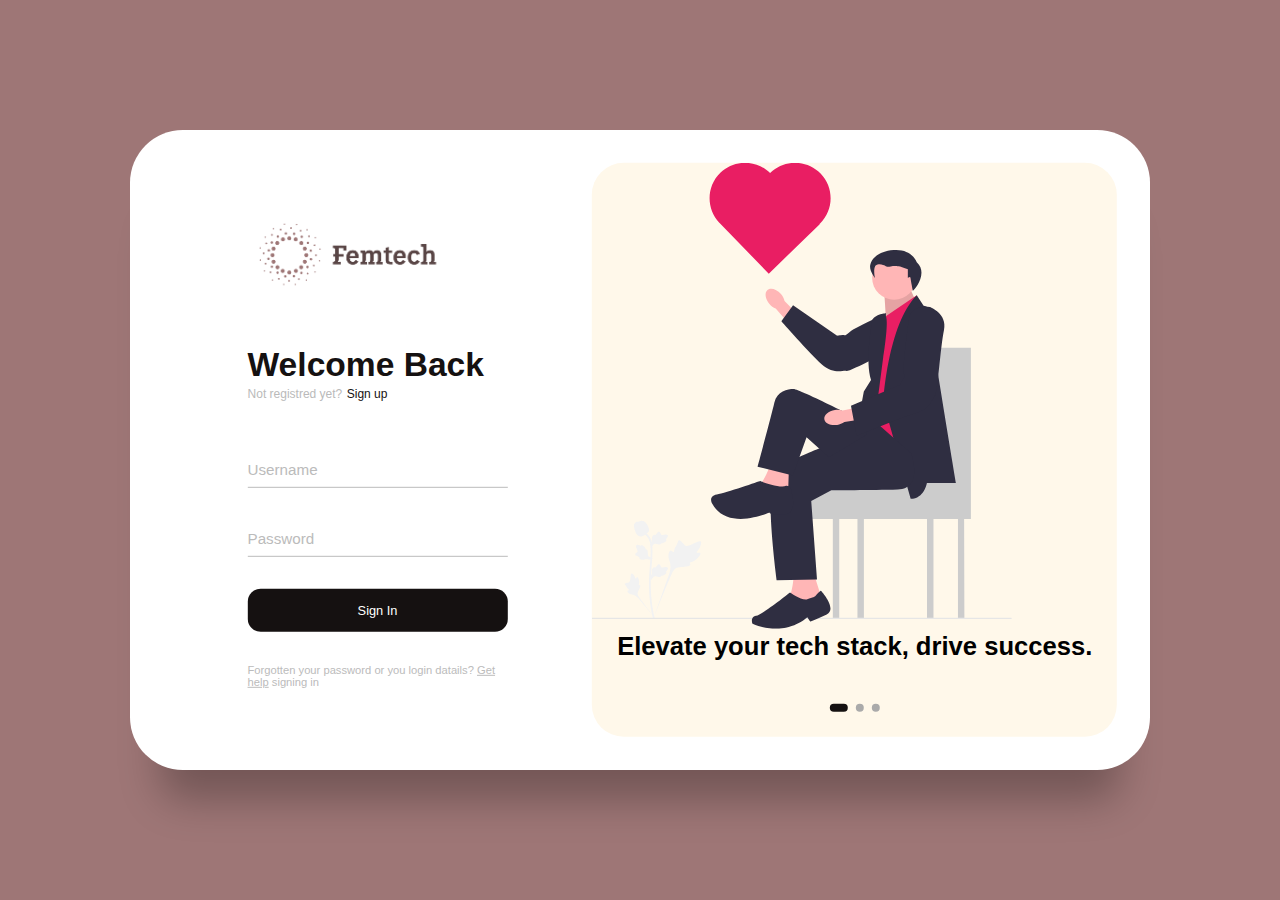
<file: login.html>
<!DOCTYPE html>
<html lang="en">
  <head>
    <meta charset="UTF-8" />
    <meta http-equiv="X-UA-Compatible" content="IE=edge" />
    <meta name="viewport" content="width=device-width, initial-scale=1.0" />
    <title>Sign in</title>
    <link rel="stylesheet" href="style-login.css" />
  </head>
  <body>
    <main>
      <div class="box">
        <div class="inner-box">
          <div class="forms-wrap">
            <form action="index.html" autocomplete="off" class="sign-in-form">
              <div class="logo">
                <img src="./assets/logo_transparent_background.png" alt="easyclass" />
              </div>

              <div class="heading">
                <h2>Welcome Back</h2>
                <h6>Not registred yet?</h6>
                <a href="#" class="toggle">Sign up</a>
              </div>

              <div class="actual-form">
                <div class="input-wrap">
                  <input
                    type="text"
                    minlength="4"
                    class="input-field"
                    autocomplete="off"
                    required
                  />
                  <label>Username</label>
                </div>

                <div class="input-wrap">
                  <input
                    type="password"
                    minlength="4"
                    class="input-field"
                    autocomplete="off"
                    required
                  />
                  <label>Password</label>
                </div>

                <input type="submit" value="Sign In" class="sign-btn" />

                <p class="text">
                  Forgotten your password or you login datails?
                  <a href="#">Get help</a> signing in
                </p>
              </div>
            </form>

            <form action="index.html" autocomplete="off" class="sign-up-form">
              <div class="logo">
                <img src="./assets/logo_transparent_background.png" alt="easyclass" />
                <h4>easyclass</h4>
              </div>

              <div class="heading">
                <h2>Get Started</h2>
                <h6>Already have an account?</h6>
                <a href="#" class="toggle">Sign in</a>
              </div>

              <div class="actual-form">
                <div class="input-wrap">
                  <input
                    type="text"
                    minlength="4"
                    class="input-field"
                    autocomplete="off"
                    required
                  />
                  <label>Name</label>
                </div>

                <div class="input-wrap">
                  <input
                    type="email"
                    class="input-field"
                    autocomplete="off"
                    required
                  />
                  <label>Email</label>
                </div>

                <div class="input-wrap">
                  <input
                    type="password"
                    minlength="4"
                    class="input-field"
                    autocomplete="off"
                    required
                  />
                  <label>Password</label>
                </div>

                <input type="submit" value="Sign Up" class="sign-btn" />

                <p class="text">
                  By signing up, I agree to the
                  <a href="#">Terms of Services</a> and
                  <a href="#">Privacy Policy</a>
                </p>
              </div>
            </form>
          </div>

          <div class="carousel">
            <div class="images-wrapper">
              <img src="./assets/undraw_appreciate_it_re_yc8h.svg" class="image img-1 show" alt="" />
              <img src="./assets/undraw_annotation_re_h774.svg" class="image img-2" alt="" />
              <img src="./assets/undraw_environmental_study_re_q4q8.svg" class="image img-3" alt="" />
            </div>

            <div class="text-slider">
              <div class="text-wrap">
                <div class="text-group">
                  <h2>Elevate your tech stack, drive success.</h2>
                  <h2>Unlocking possibilities</h2>
                  <h2>Experience the future of technology</h2>
                </div>
              </div>

              <div class="bullets">
                <span class="active" data-value="1"></span>
                <span data-value="2"></span>
                <span data-value="3"></span>
              </div>
            </div>
          </div>
        </div>
      </div>
    </main>

    <!-- Javascript file -->

    <script src="script-login.js"></script>
  </body>
</html>
</file>
<file: style-login.css>
*,
*::before,
*::after {
  padding: 0;
  margin: 0;
  box-sizing: border-box;
}

body,
input {
  font-family: "argonite", sans-serif;
}

main {
  width: 100%;
  min-height: 100vh;
  overflow: hidden;
  background-color: #9E7676;
  padding: 2rem;
  display: flex;
  align-items: center;
  justify-content: center;
}

.box {
  position: relative;
  width: 100%;
  max-width: 1020px;
  height: 640px;
  background-color: #fff;
  border-radius: 3.3rem;
  box-shadow: 0 60px 40px -30px rgba(0, 0, 0, 0.27);
}

.inner-box {
  position: absolute;
  width: calc(100% - 4.1rem);
  height: calc(100% - 4.1rem);
  top: 50%;
  left: 50%;
  transform: translate(-50%, -50%);
}

.forms-wrap {
  position: absolute;
  height: 100%;
  width: 45%;
  top: 0;
  left: 0;
  display: grid;
  grid-template-columns: 1fr;
  grid-template-rows: 1fr;
  transition: 0.8s ease-in-out;
}

form {
  max-width: 260px;
  width: 100%;
  margin: 0 auto;
  height: 100%;
  display: flex;
  flex-direction: column;
  justify-content: space-evenly;
  grid-column: 1 / 2;
  grid-row: 1 / 2;
  transition: opacity 0.02s 0.4s;
}

form.sign-up-form {
  opacity: 0;
  pointer-events: none;
}

.logo {
  display: flex;
  align-items: center;
}

.logo img {
  width: 200px;
  margin-right: 0.3rem;
}

.logo h4 {
  font-size: 1.1rem;
  margin-top: -9px;
  letter-spacing: -0.5px;
  color: #594545;
}

.heading h2 {
  font-size: 2.1rem;
  font-weight: 600;
  color: #151111;
}

.heading h6 {
  color: #bababa;
  font-weight: 400;
  font-size: 0.75rem;
  display: inline;
}

.toggle {
  color: #151111;
  text-decoration: none;
  font-size: 0.75rem;
  font-weight: 500;
  transition: 0.3s;
}

.toggle:hover {
  color: #594545;
}

.input-wrap {
  position: relative;
  height: 37px;
  margin-bottom: 2rem;
}

.input-field {
  position: absolute;
  width: 100%;
  height: 100%;
  background: none;
  border: none;
  outline: none;
  border-bottom: 1px solid #bbb;
  padding: 0;
  font-size: 0.95rem;
  color: #151111;
  transition: 0.4s;
}

label {
  position: absolute;
  left: 0;
  top: 50%;
  transform: translateY(-50%);
  font-size: 0.95rem;
  color: #bbb;
  pointer-events: none;
  transition: 0.4s;
}

.input-field.active {
  border-bottom-color: #151111;
}

.input-field.active + label {
  font-size: 0.75rem;
  top: -2px;
}

.sign-btn {
  display: inline-block;
  width: 100%;
  height: 43px;
  background-color: #151111;
  color: #fff;
  border: none;
  cursor: pointer;
  border-radius: 0.8rem;
  font-size: 0.8rem;
  margin-bottom: 2rem;
  transition: 0.3s;
}

.sign-btn:hover {
  background-color: #594545;
}

.text {
  color: #bbb;
  font-size: 0.7rem;
}

.text a {
  color: #bbb;
  transition: 0.3s;
}

.text a:hover {
  color: #8371fd;
}

main.sign-up-mode form.sign-in-form {
  opacity: 0;
  pointer-events: none;
}

main.sign-up-mode form.sign-up-form {
  opacity: 1;
  pointer-events: all;
}

main.sign-up-mode .forms-wrap {
  left: 55%;
}

main.sign-up-mode .carousel {
  left: 0%;
}

.carousel {
  position: absolute;
  height: 100%;
  width: 55%;
  left: 45%;
  top: 0;
  background-color: #FFF8EA;
  border-radius: 2rem;
  display: grid;
  grid-template-rows: auto 1fr;
  padding-bottom: 2rem;
  overflow: hidden;
  transition: 0.8s ease-in-out;
}

.images-wrapper {
  display: grid;
  grid-template-columns: 1fr;
  grid-template-rows: 1fr;
}

.image {
  width: 100%;
  grid-column: 1/2;
  grid-row: 1/2;
  opacity: 0;
  transition: opacity 0.3s, transform 0.5s;
}

.img-1 {
  transform: translate(0, -50px);
  width: 80%;
}

.img-2 {
  transform: scale(0.4, 0.5);
  
}

.img-3 {
  transform: scale(0.3) rotate(-20deg);
}

.image.show {
  opacity: 1;
  transform: none;
}

.text-slider {
  display: flex;
  align-items: center;
  justify-content: center;
  flex-direction: column;
}

.text-wrap {
  max-height: 2.2rem;
  overflow: hidden;
  margin-bottom: 2.5rem;
}

.text-group {
  display: flex;
  flex-direction: column;
  text-align: center;
  transform: translateY(0);
  transition: 0.5s;
}

.text-group h2 {
  line-height: 2.2rem;
  font-weight: 600;
  font-size: 1.6rem;
}

.bullets {
  display: flex;
  align-items: center;
  justify-content: center;
}

.bullets span {
  display: block;
  width: 0.5rem;
  height: 0.5rem;
  background-color: #aaa;
  margin: 0 0.25rem;
  border-radius: 50%;
  cursor: pointer;
  transition: 0.3s;
}

.bullets span.active {
  width: 1.1rem;
  background-color: #151111;
  border-radius: 1rem;
}

@media (max-width: 850px) {
  .box {
    height: auto;
    max-width: 550px;
    overflow: hidden;
  }

  .inner-box {
    position: static;
    transform: none;
    width: revert;
    height: revert;
    padding: 2rem;
  }

  .forms-wrap {
    position: revert;
    width: 100%;
    height: auto;
  }

  form {
    max-width: revert;
    padding: 1.5rem 2.5rem 2rem;
    transition: transform 0.8s ease-in-out, opacity 0.45s linear;
  }

  .heading {
    margin: 2rem 0;
  }

  form.sign-up-form {
    transform: translateX(100%);
  }

  main.sign-up-mode form.sign-in-form {
    transform: translateX(-100%);
  }

  main.sign-up-mode form.sign-up-form {
    transform: translateX(0%);
  }

  .carousel {
    position: revert;
    height: auto;
    width: 100%;
    padding: 3rem 2rem;
    display: flex;
  }

  .images-wrapper {
    display: none;
  }

  .text-slider {
    width: 100%;
  }
}

@media (max-width: 530px) {
  main {
    padding: 1rem;
  }

  .box {
    border-radius: 2rem;
  }

  .inner-box {
    padding: 1rem;
  }

  .carousel {
    padding: 1.5rem 1rem;
    border-radius: 1.6rem;
  }

  .text-wrap {
    margin-bottom: 1rem;
  }

  .text-group h2 {
    font-size: 1.2rem;
  }

  form {
    padding: 1rem 2rem 1.5rem;
  }
}
</file>
